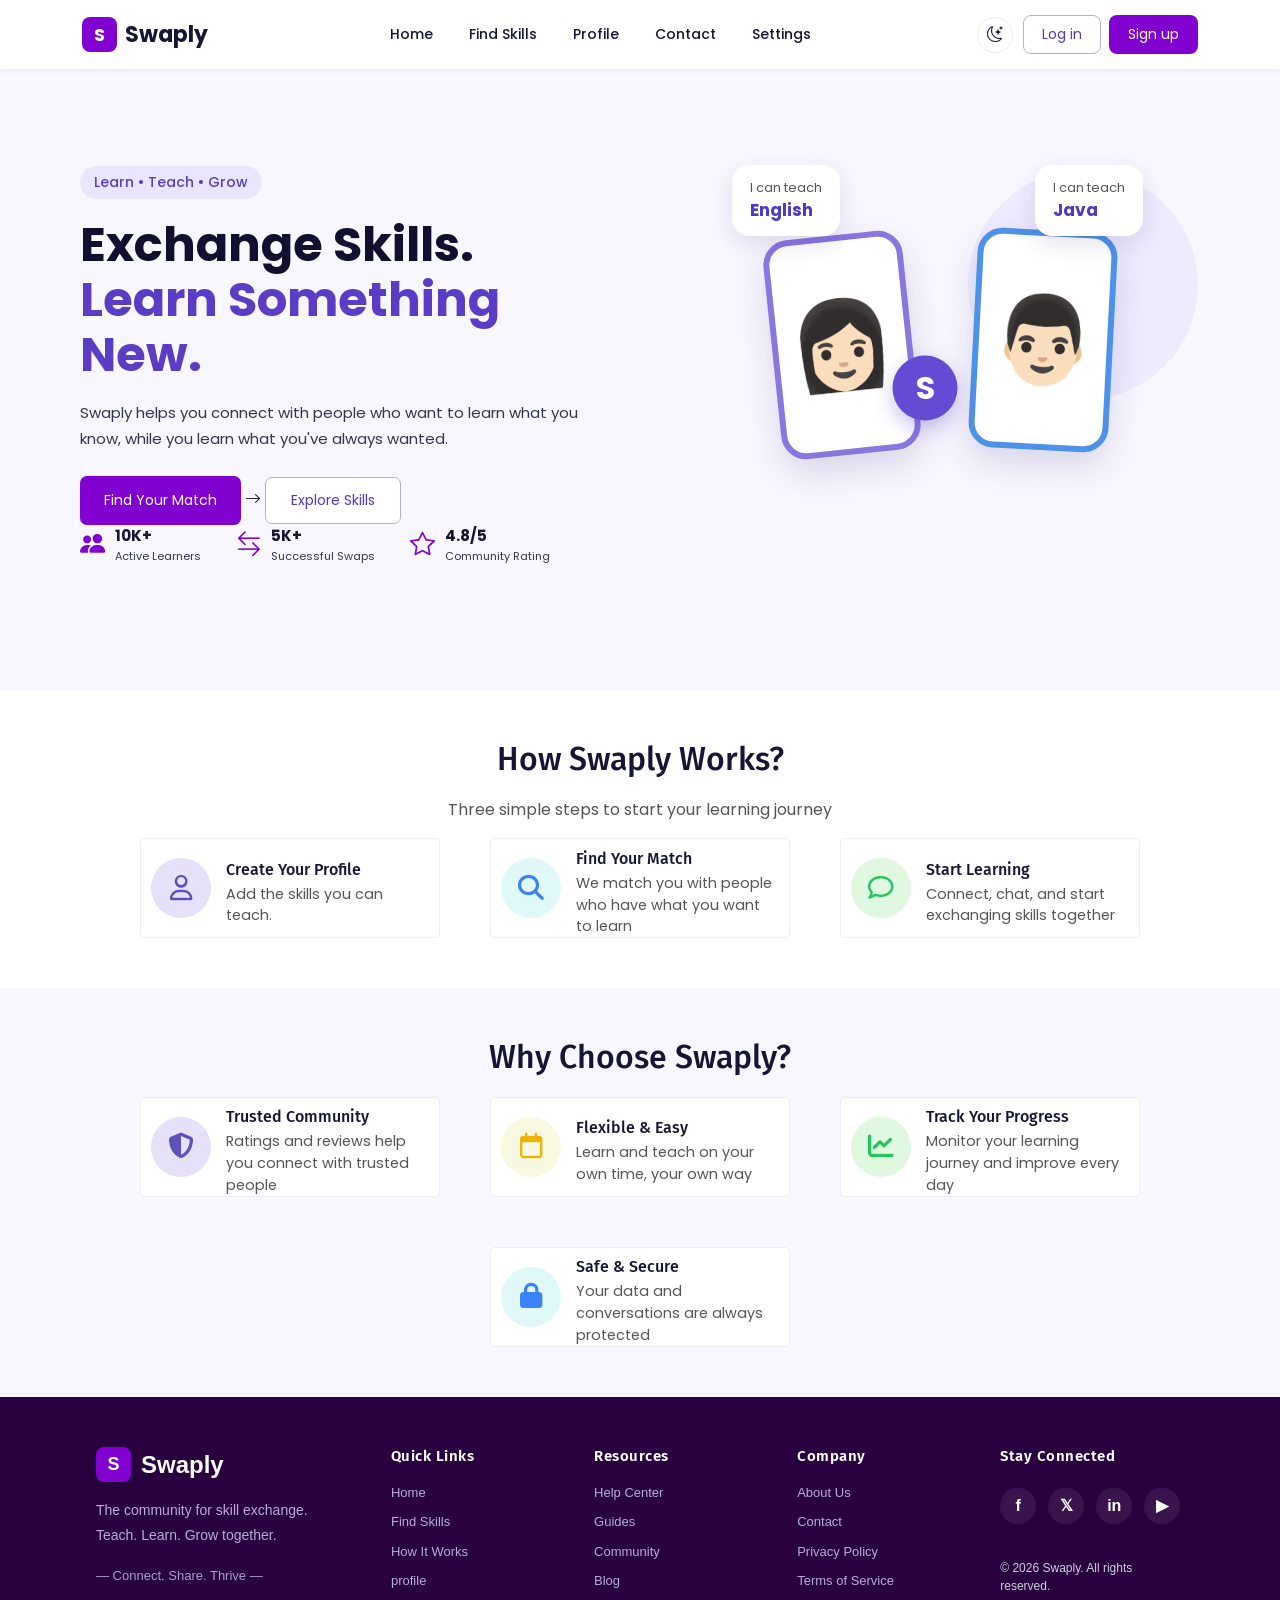
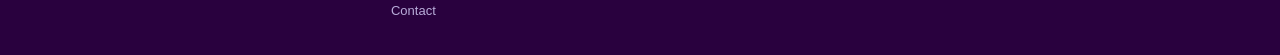
<file: index.html>
<!doctype html>
<html lang="en">
  <head>
    <meta charset="UTF-8" />
    <meta name="viewport" content="width=device-width, initial-scale=1.0" />
    <title>Swaply</title>

    <link
      href="https://cdn.jsdelivr.net/npm/bootstrap@5.3.3/dist/css/bootstrap.min.css"
      rel="stylesheet"
    />
    <link
      href="https://cdn.jsdelivr.net/npm/bootstrap@5.3.3/dist/css/bootstrap.min.css"
      rel="stylesheet"
    />

    <link
      href="https://cdn.jsdelivr.net/npm/bootstrap-icons@1.11.3/font/bootstrap-icons.min.css"
      rel="stylesheet"
    />
    <link
      href="https://cdn.jsdelivr.net/npm/bootstrap@5.3.8/dist/css/bootstrap.min.css"
      rel="stylesheet"
      integrity="sha384-sRIl4kxILFvY47J16cr9ZwB07vP4J8+LH7qKQnuqkuIAvNWLzeN8tE5YBujZqJLB"
      crossorigin="anonymous"
    />
    <link
      href="https://cdnjs.cloudflare.com/ajax/libs/font-awesome/6.5.1/css/all.min.css"
      rel="stylesheet"
    />

    <link rel="stylesheet" href="./CSS/Variables.css" />
    <link rel="stylesheet" href="./CSS/index.css" />
    <link rel="stylesheet" href="./CSS/responsive.css" />

    <link
      href="https://fonts.googleapis.com/css2?family=Poppins:wght@400;500;600;700&display=swap"
      rel="stylesheet"
    />
    <link
      href="https://fonts.googleapis.com/css2?family=Fira+Sans:ital,wght@0,100;0,200;0,300;0,400;0,500;0,600;0,700;0,800;0,900;1,100;1,200;1,300;1,400;1,500;1,600;1,700;1,800;1,900&display=swap"
      rel="stylesheet"
    />
    <link rel="preconnect" href="https://fonts.googleapis.com" />
    <link rel="preconnect" href="https://fonts.gstatic.com" crossorigin />
  </head>
  <body>
    <nav class="navbar navbar-expand-lg shadow-sm">
      <div class="container">
        <!-- Logo -->
        <a class="navbar-brand d-flex align-items-center gap-2" href="#">
          <span class="logo-icon">S</span>
          <span class="logo-text">Swaply</span>
        </a>

        <!-- Mobile Toggle -->
        <button
          class="navbar-toggler"
          type="button"
          data-bs-toggle="collapse"
          data-bs-target="#navbarContent"
          aria-controls="navbarContent"
          aria-expanded="false"
          aria-label="Toggle navigation"
        >
          <span class="navbar-toggler-icon"></span>
        </button>

        <div class="collapse navbar-collapse" id="navbarContent">
          <ul class="navbar-nav mx-auto mb-2 mb-lg-0">
            <li class="nav-item">
              <a class="nav-link active" href="#">Home</a>
            </li>

            <li class="nav-item">
              <a class="nav-link" href="./pages/search skills.html"
                >Find Skills</a
              >
            </li>

            

            <li class="nav-item">
              <a class="nav-link" href="./pages/profile.html">Profile</a>
            </li>

            <li class="nav-item">
              <a class="nav-link" href="./pages/contactUs.html">Contact</a>
            </li>
            <li class="nav-item">
              <a class="nav-link" href="./pages/Settings.html">Settings</a>
            </li>
          </ul>

          <button id="theme-toggle" class="theme-toggle-btn">
            <i class="bi bi-moon-stars"></i>
          </button>
          <div class="d-flex gap-2">
            <a href="./pages/login.html" class="btn btn-login">Log in</a>
            <a href="./pages/signup.html" class="btn btn-signup">Sign up</a>
          </div>
        </div>
        
      </div>
    </nav>
    <main>
      <section class="hero">
        <div class="container">
          <div class="row align-items-center">
            <div class="col-lg-6 hero-text">
              <span class="small-title"> Learn • Teach • Grow </span>

              <h1>
                Exchange Skills.
                <br />
                <span>Learn Something New.</span>
              </h1>

              <p>
                Swaply helps you connect with people who want to learn what you
                know, while you learn what you've always wanted.
              </p>

            <div class="card-actions">
                    <a href="./pages/connect.html" class="btn main-btn">
                          Find Your Match
                    </a>
                     <i class="bi bi-arrow-right"></i>
                     
                    <a href="./pages/search skills.html" class="btn second-btn">
                           Explore Skills
                    </a>
            </div>

              <div class="statistics">
                <div class="stat">
                  <i class="bi bi-people-fill"></i>

                  <div>
                    <strong>10K+</strong>
                    <small>Active Learners</small>
                  </div>
                </div>

                <div class="stat">
                  <i class="bi bi-arrow-left-right"></i>

                  <div>
                    <strong>5K+</strong>
                    <small>Successful Swaps</small>
                  </div>
                </div>

                <div class="stat">
                  <i class="bi bi-star"></i>

                  <div>
                    <strong>4.8/5</strong>
                    <small>Community Rating</small>
                  </div>
                </div>
              </div>
            </div>

            <div class="col-lg-6 hero-image">
              <div class="design-area">
                <div class="circle circle-one"></div>
                <div class="circle circle-two"></div>

                <div class="speech speech-left">
                  <p>I can teach</p>
                  <strong>English</strong>
                </div>

                <div class="person-card person-one">
                  <div class="person">👩🏻</div>
                </div>

                <div class="speech speech-right">
                  <p>I can teach</p>
                  <strong>Java</strong>
                </div>

                <div class="person-card person-two">
                  <div class="person">👨🏻</div>
                </div>

                <div class="swap-icon">S</div>
              </div>
            </div>
          </div>
        </div>
      </section>

      <div class="First-part">
        <h2>How Swaply Works?</h2>
        <p>Three simple steps to start your learning journey</p>

        <div class="rows">
          <div class="box">
            <div class="icon purple">
              <i class="fa-regular fa-user fa-2xl"></i>
            </div>

            <div class="text">
              <h3>Create Your Profile</h3>
              <p>Add the skills you can teach.</p>
            </div>
          </div>
          <div class="box">
            <div class="icon blue">
              <i class="fa-solid fa-magnifying-glass fa-2xl"></i>
            </div>

            <div class="text">
              <h3>Find Your Match</h3>
              <p>We match you with people who have what you want to learn</p>
            </div>
          </div>
          <div class="box">
            <div class="icon green">
              <i class="fa-regular fa-comment fa-2xl"></i>
            </div>

            <div class="text">
              <h3>Start Learning</h3>
              <p>Connect, chat, and start exchanging skills together</p>
            </div>
          </div>
        </div>
      </div>

      <div class="Second-part">
        <h2>Why Choose Swaply?</h2>
        <div class="rows">
          <div class="box">
            <div class="icon purple">
              <i class="fa-solid fa-shield-halved fa-2xl"></i>
            </div>

            <div class="text">
              <h3>Trusted Community</h3>
              <p>Ratings and reviews help you connect with trusted people</p>
            </div>
          </div>
          <div class="box">
            <div class="icon yellow">
              <i class="fa-regular fa-calendar fa-2xl"></i>
            </div>

            <div class="text">
              <h3>Flexible & Easy</h3>
              <p>Learn and teach on your own time, your own way</p>
            </div>
          </div>
          <div class="box">
            <div class="icon green">
              <i class="fa-solid fa-chart-line fa-2xl"></i>
            </div>

            <div class="text">
              <h3>Track Your Progress</h3>
              <p>Monitor your learning journey and improve every day</p>
            </div>
          </div>
          <div class="box">
            <div class="icon blue">
              <i class="fa-solid fa-lock fa-2xl"></i>
            </div>

            <div class="text">
              <h3>Safe & Secure</h3>
              <p>Your data and conversations are always protected</p>
            </div>
          </div>
        </div>
      </div>
    </main>

    <footer class="footer">
      <div class="footer-container">
        <div class="footer-about">
          <div class="footer-logo">
            <span class="logo-icon">S</span>
            <span>Swaply</span>
          </div>
          <p>
            The community for skill exchange.<br />
            Teach. Learn. Grow together.
          </p>
          <p class="tagline">— Connect. Share. Thrive —</p>
        </div>

        <div class="footer-column">
          <h3>Quick Links</h3>
          <a href="./index.html">Home</a>
          <a href="./pages/search skills.html">Find Skills</a>
          <a href="./pages/how it works.html">How It Works</a>
          <a href="./pages/profile.html">profile</a>
          <a href="./pages/contact.html">Contact</a>
        </div>

        <div class="footer-column">
          <h3>Resources</h3>
          <a href="#">Help Center</a>
          <a href="#">Guides</a>
          <a href="#">Community</a>
          <a href="#">Blog</a>
        </div>

        <div class="footer-column">
          <h3>Company</h3>
          <a href="./pages/about us.html">About Us</a>
          <a href="./pages/contact.html">Contact</a>
          <a href="#">Privacy Policy</a>
          <a href="#">Terms of Service</a>
        </div>

        <div class="footer-column social-column">
          <h3>Stay Connected</h3>
          <div class="social-icons">
            <a href="#">f</a>
            <a href="#">𝕏</a>
            <a href="#">in</a>
            <a href="#">▶</a>
          </div>
          <p class="copyright">© 2026 Swaply. All rights reserved.</p>
        </div>
      </div>
    </footer>

    <script src="./JS/theme.js" defer></script>
    <script src="https://cdn.jsdelivr.net/npm/bootstrap@5.3.3/dist/js/bootstrap.bundle.min.js"></script>
  </body>
</html>
</file>
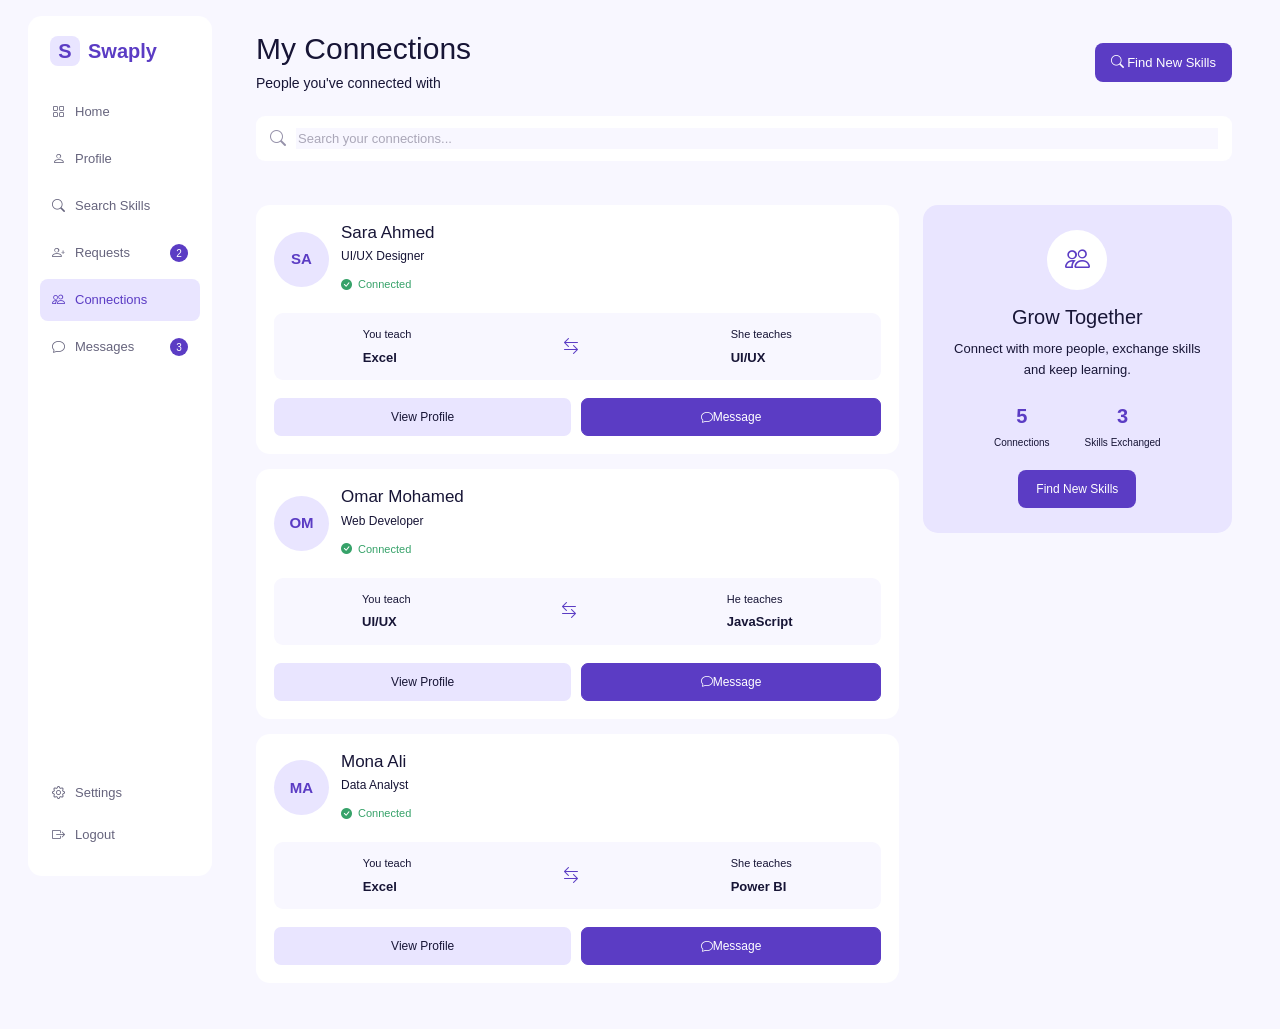
<file: pages/connect.html>
<!doctype html>
<html lang="en">
  <head>
    <meta charset="UTF-8" />
    <meta name="viewport" content="width=device-width, initial-scale=1.0" />

    <link
      href="https://cdn.jsdelivr.net/npm/bootstrap@5.3.3/dist/css/bootstrap.min.css"
      rel="stylesheet"
    />

    <link
      href="https://cdn.jsdelivr.net/npm/bootstrap-icons@1.11.3/font/bootstrap-icons.min.css"
      rel="stylesheet"
    />
<link href="../CSS/toggleSide.css " rel="stylesheet">
    <link rel="stylesheet" href="../CSS/Variables.css" />
    <link rel="stylesheet" href="../CSS/connect.css" />

    <title>Connections</title>
  </head>

  <body>
    <main>
      <div class="container-fluid">
        <div class="row align-items-start px-3 py-3">
          <div class="col-sm-12 col-lg-2">
            <aside class="sidebar">
              <div class="logo">
                <a
                  class="navbar-brand d-flex align-items-center gap-2"
                  href="#"
                >
                  <span class="logo-icon">S</span>
                  <span class="logo-text">Swaply</span>
                </a>
              </div>

              <nav class="sidebar-menu">
                <a href="../index.html" class="sidebar-item">
                  <i class="bi bi-grid"></i>
                  <span>Home</span>
                </a>

                <a href="profile.html" class="sidebar-item">
                  <i class="bi bi-person"></i>
                  <span>Profile</span>
                </a>

                <a href="search skills.html" class="sidebar-item">
                  <i class="bi bi-search"></i>
                  <span>Search Skills</span>
                </a>

                <a href="./request.html" class="sidebar-item">
                  <i class="bi bi-person-plus"></i>
                  <span>Requests</span>
                  <span class="menu-badge">2</span>
                </a>

                <a href="connect.html" class="sidebar-item active">
                  <i class="bi bi-people"></i>
                  <span>Connections</span>
                </a>

                <a href="./Messages.html" class="sidebar-item">
                  <i class="bi bi-chat"></i>
                  <span>Messages</span>
                  <span class="menu-badge">3</span>
                </a>
              </nav>

              <div class="sidebar-bottom">
                <a href="./Settings.html" class="sidebar-item">
                  <i class="bi bi-gear"></i>
                  <span>Settings</span>
                </a>

                <a href="#" class="sidebar-item">
                  <i class="bi bi-box-arrow-right"></i>
                  <span>Logout</span>
                </a>
              </div>
            </aside>
          </div>

          <!-- Main Content -->
          <div class="col-lg-10">
            <section class="connections-section">
              <div class="page-header">
                <div>
                  <h1>My Connections</h1>

                  <p>People you've connected with</p>
                </div>

                <a href="./search skills.html" class="find-skills-btn">
                  <i class="bi bi-search"></i>
                  Find New Skills
                </a>
              </div>

              <!-- Search -->
              <div class="search-box">
                <i class="bi bi-search"></i>

                <input type="text" placeholder="Search your connections..." />
              </div>

              <!-- Content -->
              <div class="row g-4 mt-1">
                <!-- Connections -->
                <div class="col-lg-8">
                  <div class="connections-list">
                    <div class="connection-card">
                      <div class="person-info">
                        <div class="person-avatar">SA</div>

                        <div>
                          <h3>Sara Ahmed</h3>
                          <p>UI/UX Designer</p>

                          <span class="connected-status">
                            <i class="bi bi-check-circle-fill"></i>
                            Connected
                          </span>
                        </div>
                      </div>

                      <div class="exchange-info">
                        <div>
                          <span>You teach</span>
                          <strong>Excel</strong>
                        </div>

                        <i class="bi bi-arrow-left-right"></i>

                        <div>
                          <span>She teaches</span>
                          <strong>UI/UX</strong>
                        </div>
                      </div>

                      <div class="card-actions">
                        <a href="profile.html" class="profile-btn">
                          View Profile
                        </a>
                        <a href="messages.html" class="message-btn">
                          <i class="bi bi-chat"></i> Message
                        </a>
                      </div>
                    </div>

                    <!-- Connection 2 -->
                    <div class="connection-card">
                      <div class="person-info">
                        <div class="person-avatar">OM</div>

                        <div>
                          <h3>Omar Mohamed</h3>
                          <p>Web Developer</p>

                          <span class="connected-status">
                            <i class="bi bi-check-circle-fill"></i>
                            Connected
                          </span>
                        </div>
                      </div>

                      <div class="exchange-info">
                        <div>
                          <span>You teach</span>
                          <strong>UI/UX</strong>
                        </div>

                        <i class="bi bi-arrow-left-right"></i>

                        <div>
                          <span>He teaches</span>
                          <strong>JavaScript</strong>
                        </div>
                      </div>

                      <div class="card-actions">
                        <a href="profile.html" class="profile-btn">
                          View Profile
                        </a>
                        <a href="messages.html" class="message-btn">
                          <i class="bi bi-chat"></i> Message
                        </a>
                      </div>
                    </div>

                    <!-- Connection 3 -->
                    <div class="connection-card">
                      <div class="person-info">
                        <div class="person-avatar">MA</div>

                        <div>
                          <h3>Mona Ali</h3>
                          <p>Data Analyst</p>

                          <span class="connected-status">
                            <i class="bi bi-check-circle-fill"></i>
                            Connected
                          </span>
                        </div>
                      </div>

                      <div class="exchange-info">
                        <div>
                          <span>You teach</span>
                          <strong>Excel</strong>
                        </div>

                        <i class="bi bi-arrow-left-right"></i>

                        <div>
                          <span>She teaches</span>
                          <strong>Power BI</strong>
                        </div>
                      </div>

                      <div class="card-actions">
                        <a href="profile.html" class="profile-btn">
                          View Profile
                        </a>
                        <a href="messages.html" class="message-btn">
                          <i class="bi bi-chat"></i> Message
                        </a>
                      </div>
                    </div>
                  </div>
                  <div class="no-results" style="display: none">
                    <p>No connections found</p>
                  </div>
                </div>

                <!-- Right Card -->
                <div class="col-lg-4">
                  <div class="growth-card">
                    <div class="growth-icon">
                      <i class="bi bi-people"></i>
                    </div>

                    <h2>Grow Together</h2>

                    <p>
                      Connect with more people, exchange skills and keep
                      learning.
                    </p>

                    <div class="growth-stats">
                      <div>
                        <strong>5</strong>
                        <span>Connections</span>
                      </div>

                      <div>
                        <strong>3</strong>
                        <span>Skills Exchanged</span>
                      </div>
                    </div>

                    <a href="search skills.html" class="growth-btn">
                      Find New Skills
                    </a>
                  </div>
                </div>
              </div>
            </section>
          </div>
        </div>
      </div>
    </main>
    <script src="../JS/theme.js" defer></script>
<script src="../JS/toggle.js"></script>
    <script src="../JS/connection.js" defer></script>
  </body>
</html>
</file>
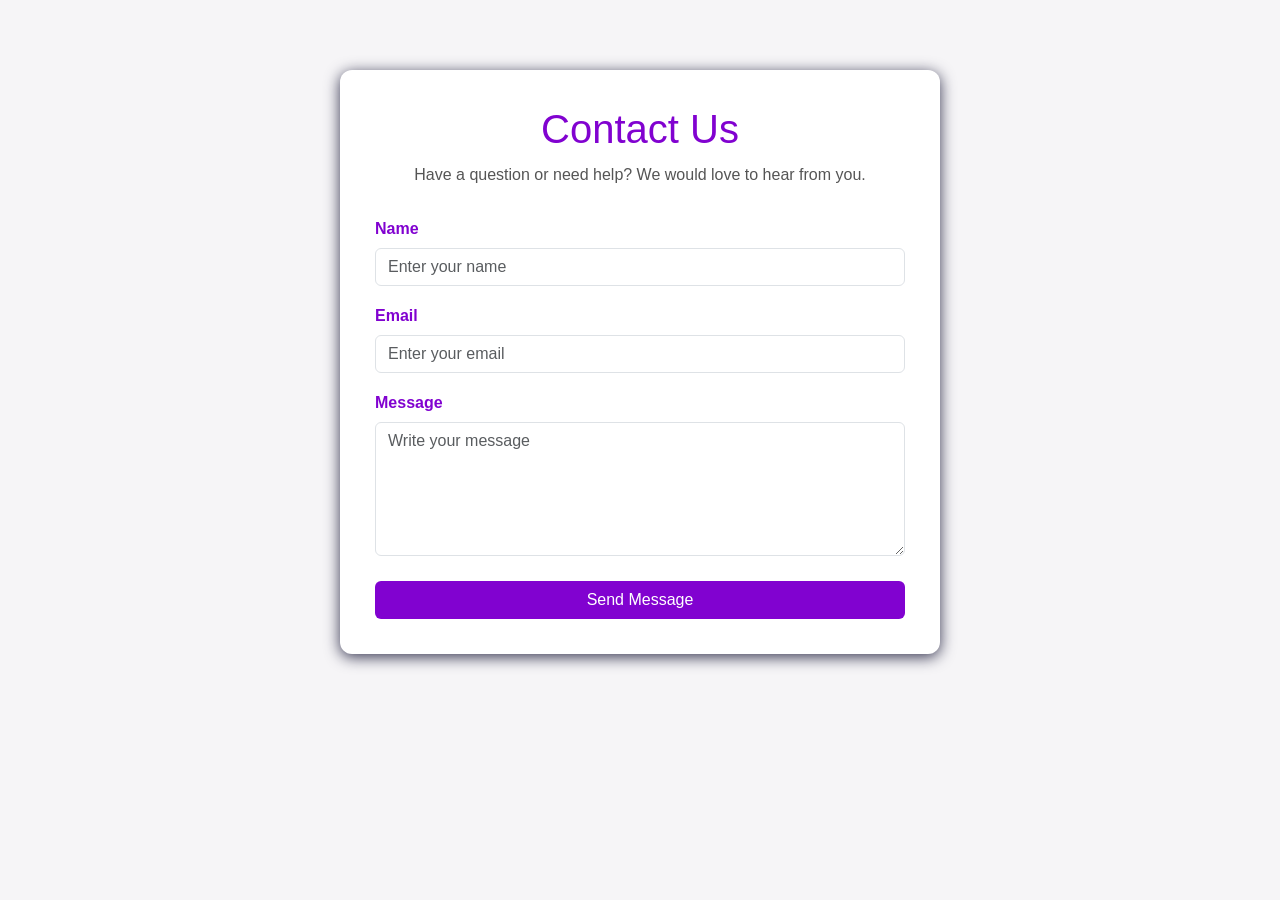
<file: pages/contactUs.html>
<!doctype html>
<html>
  <head>
    <meta charset="UTF-8" />
    <meta name="viewport" content="width=device-width, initial-scale=1.0" />
    <title>ContactUs-Swaply</title>

    <link
      href="https://cdn.jsdelivr.net/npm/bootstrap@5.3.3/dist/css/bootstrap.min.css"
      rel="stylesheet"
    />
    <link href="../CSS/Variables.css" rel="stylesheet" />
    <link rel="stylesheet" href="../CSS/contactUs.css" />
  </head>

  <body>
    <div class="container">
      <div class="contact-box">
        <h1>Contact Us</h1>

        <p class="intro">
          Have a question or need help? We would love to hear from you.
        </p>

        <form>
          <label>Name</label>
          <input
            type="text"
            class="form-control"
            placeholder="Enter your name"
          />

          <label>Email</label>
          <input
            type="email"
            class="form-control"
            placeholder="Enter your email"
          />

          <label>Message</label>
          <textarea
            class="form-control"
            rows="5"
            placeholder="Write your message"
          ></textarea>

          <button type="submit" class="btn">Send Message</button>
        </form>
      </div>
    </div>
    <script src="../JS/theme.js"></script>
  </body>
</html>
</file>
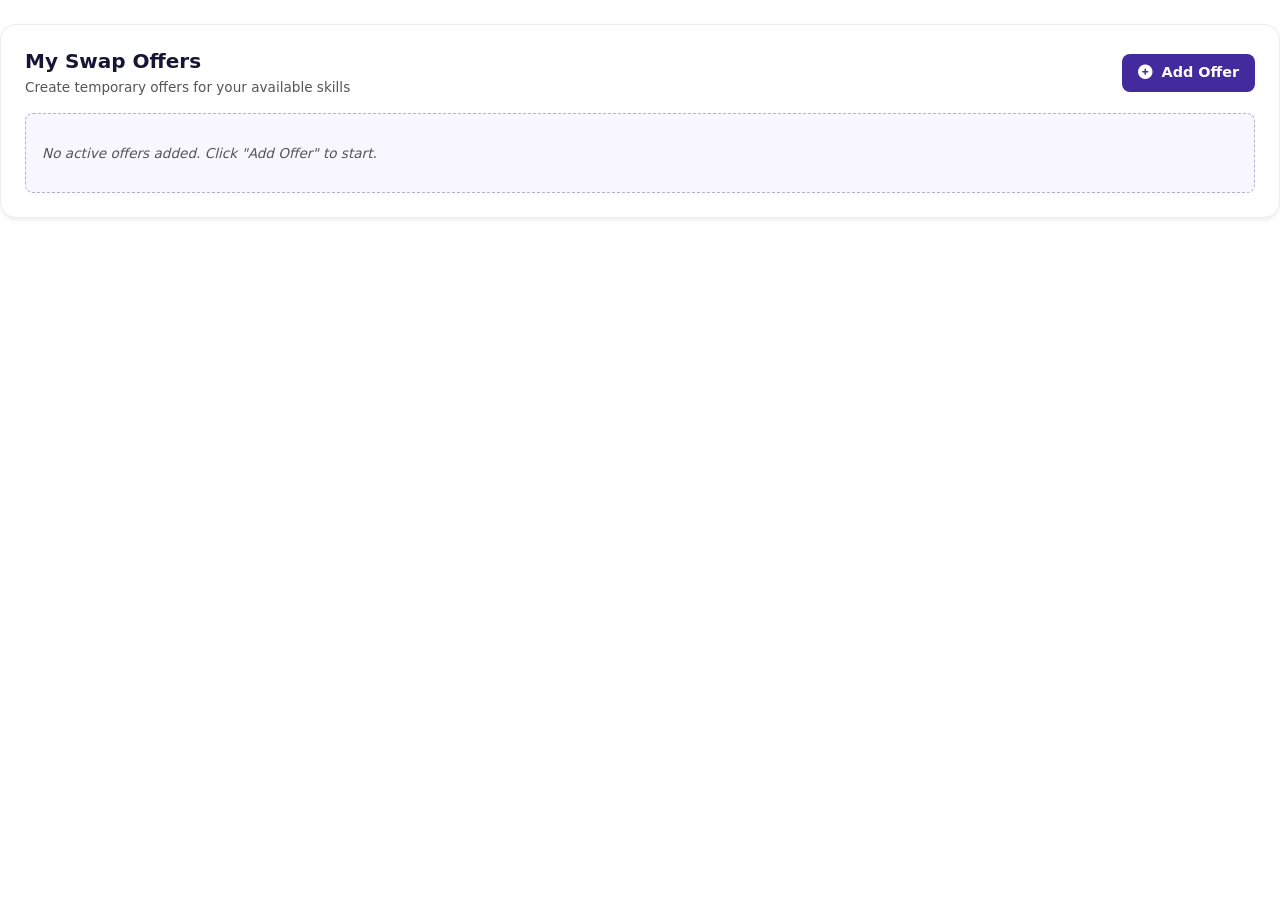
<file: pages/offer.html>
<!DOCTYPE html>
<html lang="en">
<head>
    <meta charset="UTF-8">
    <meta name="viewport" content="width=device-width, initial-scale=1.0">
    <title>Profile - Swap Offers</title>

    <link href="https://cdn.jsdelivr.net/npm/bootstrap@5.3.3/dist/css/bootstrap.min.css" rel="stylesheet">
    <link rel="stylesheet" href="https://cdnjs.cloudflare.com/ajax/libs/font-awesome/6.7.2/css/all.min.css">
    
    <link rel="stylesheet" href="../CSS/Variables.css">
    
    <link rel="stylesheet" href="../CSS/offer.css">
</head>
<body>

    <div class="custom-offer-section p-4 rounded-4 my-4 shadow-sm">
      <div class="d-flex justify-content-between align-items-center mb-3">
        <div>
          <h3 class="section-title mb-1">My Swap Offers</h3>
          <p class="section-subtitle mb-0">Create temporary offers for your available skills</p>
        </div>
        <button type="button" class="btn-custom-add" id="openOfferModalBtn">
          <i class="fa-solid fa-plus-circle me-1"></i> Add Offer
        </button>
      </div>

      <div class="offers-display-box p-3 rounded-3" id="dynamicOffersContainer">
        <div class="empty-state-text">No active offers added. Click "Add Offer" to start.</div>
      </div>
    </div>

    <div class="custom-modal-overlay" id="customOfferModal" style="display: none;">
      <div class="custom-modal-card">
        <div class="d-flex justify-content-between align-items-center mb-3">
          <h4 class="mb-0">Create Swap Offer</h4>
          <button type="button" class="custom-close-btn" id="closeModalBtn">&times;</button>
        </div>
        
        <form id="uniqueOfferForm">
          <div class="mb-3 text-start">
            <label for="skillSelection" class="form-label-custom">Select Course / Skill</label>
            <select class="form-control-custom" id="skillSelection" required>
              <option value="" disabled selected>Choose a course...</option>
            </select>
          </div>

          <div class="mb-4 text-start">
            <label class="form-label-custom">Available Days</label>
            <div id="daySelection" class="d-flex flex-column gap-2 p-2 form-control-custom" style="height: auto; max-height: 150px; overflow-y: auto;">
              <div class="form-check">
                <input class="form-check-input day-checkbox" type="checkbox" value="Monday" id="dayMonday">
                <label class="form-check-label" for="dayMonday">Monday</label>
              </div>
              <div class="form-check">
                <input class="form-check-input day-checkbox" type="checkbox" value="Tuesday" id="dayTuesday">
                <label class="form-check-label" for="dayTuesday">Tuesday</label>
              </div>
              <div class="form-check">
                <input class="form-check-input day-checkbox" type="checkbox" value="Wednesday" id="dayWednesday">
                <label class="form-check-label" for="dayWednesday">Wednesday</label>
              </div>
              <div class="form-check">
                <input class="form-check-input day-checkbox" type="checkbox" value="Thursday" id="dayThursday">
                <label class="form-check-label" for="dayThursday">Thursday</label>
              </div>
              <div class="form-check">
                <input class="form-check-input day-checkbox" type="checkbox" value="Friday" id="dayFriday">
                <label class="form-check-label" for="dayFriday">Friday</label>
              </div>
              <div class="form-check">
                <input class="form-check-input day-checkbox" type="checkbox" value="Saturday" id="daySaturday">
                <label class="form-check-label" for="daySaturday">Saturday</label>
              </div>
              <div class="form-check">
                <input class="form-check-input day-checkbox" type="checkbox" value="Sunday" id="daySunday">
                <label class="form-check-label" for="daySunday">Sunday</label>
              </div>
            </div>
          </div>

          <div class="d-flex justify-content-end gap-2">
            <button type="button" class="btn-custom-secondary" id="cancelModalBtn">Cancel</button>
            <button type="submit" class="btn-custom-primary">Publish Offer</button>
          </div>
        </form>
      </div>
    </div>

    <script src="../JS/offer.js" defer></script>
    <script src="../JS/theme.js"></script>
</body>
</html>
</file>
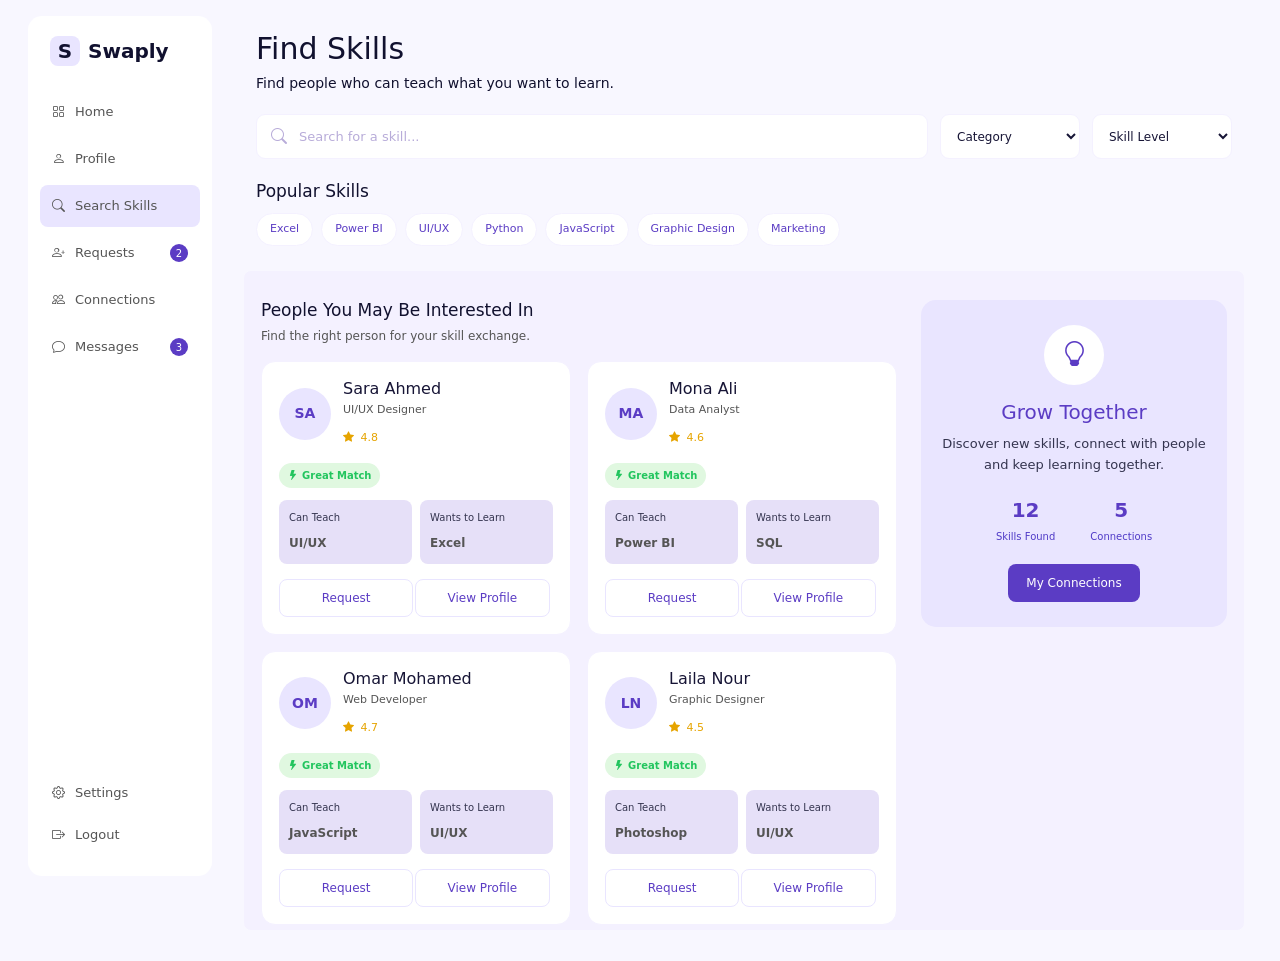
<file: pages/search skills.html>
<!doctype html>
<html lang="en">
  <head>
    <meta charset="UTF-8" />
    <meta name="viewport" content="width=device-width, initial-scale=1.0" />

    <link
      href="https://cdn.jsdelivr.net/npm/bootstrap@5.3.3/dist/css/bootstrap.min.css"
      rel="stylesheet"
    />

    <link
      href="https://cdn.jsdelivr.net/npm/bootstrap-icons@1.11.3/font/bootstrap-icons.min.css"
      rel="stylesheet"
    />
    <link href="../CSS/toggleSide.css " rel="stylesheet" />
    <link href="../CSS/Variables.css" rel="stylesheet" />
    <link rel="stylesheet" href="../CSS/search skills.css" />

    <title>Search Skills</title>
  </head>

  <body>
    <main>
      <button class="menu-toggle d-lg-none">
        <i class="bi bi-list"></i>
      </button>
      <div class="container-fluid">
        <div class="row px-3 py-3">
          <!-- Sidebar -->
          <div class="col-lg-2">
            <aside class="sidebar">
              <div class="logo">
                <a
                  class="navbar-brand d-flex align-items-center gap-2"
                  href="#"
                >
                  <span class="logo-icon">S</span>
                  <span class="logo-text">Swaply</span>
                </a>
              </div>

              <nav class="sidebar-menu">
                <a href="../index.html" class="sidebar-item">
                  <i class="bi bi-grid"></i>
                  <span>Home</span>
                </a>

                <a href="profile.html" class="sidebar-item">
                  <i class="bi bi-person"></i>
                  <span>Profile</span>
                </a>

                <a href="search-skills.html" class="sidebar-item active">
                  <i class="bi bi-search"></i>
                  <span>Search Skills</span>
                </a>

                <a href="./request.html" class="sidebar-item">
                  <i class="bi bi-person-plus"></i>

                  <span>Requests</span>

                  <span class="menu-badge">2</span>
                </a>

                <a href="connect.html" class="sidebar-item">
                  <i class="bi bi-people"></i>

                  <span>Connections</span>
                </a>

                <a href="messages.html" class="sidebar-item">
                  <i class="bi bi-chat"></i>

                  <span>Messages</span>

                  <span class="menu-badge">3</span>
                </a>
              </nav>

              <div class="sidebar-bottom">
                <a href="./Settings.html" class="sidebar-item">
                  <i class="bi bi-gear"></i>

                  <span>Settings</span>
                </a>

                <a href="home.html" class="sidebar-item">
                  <i class="bi bi-box-arrow-right"></i>

                  <span>Logout</span>
                </a>
              </div>
            </aside>
          </div>

          <!-- Main Content -->
          <div class="col-lg-10">
            <section class="skills-section">
              <!-- Header -->
              <div class="page-header">
                <div>
                  <h1>Find Skills</h1>

                  <p>Find people who can teach what you want to learn.</p>
                </div>
              </div>

              <!-- Search and Filters -->
              <div class="search-area">
                <div class="search-box">
                  <i class="bi bi-search"></i>

                  <input type="text" placeholder="Search for a skill..." />
                </div>

                <select class="filter-select">
                  <option>Category</option>
                  <option>Technology</option>
                  <option>Design</option>
                  <option>Business</option>
                  <option>Marketing</option>
                </select>

                <select class="filter-select">
                  <option>Skill Level</option>
                  <option>Beginner</option>
                  <option>Intermediate</option>
                  <option>Advanced</option>
                </select>
              </div>

              <!-- Popular Skills -->
              <div class="popular-section">
                <h2>Popular Skills</h2>

                <div class="skill-tags">
                  <span>Excel</span>
                  <span>Power BI</span>
                  <span>UI/UX</span>
                  <span>Python</span>
                  <span>JavaScript</span>
                  <span>Graphic Design</span>
                  <span>Marketing</span>
                </div>
              </div>

              <!-- Results -->
              <div class="row g-4 mt-1 bs">
                <!-- People -->
                <div class="col-lg-8">
                  <div class="results-header">
                    <div>
                      <h2>People You May Be Interested In</h2>

                      <p>Find the right person for your skill exchange.</p>
                    </div>
                  </div>

                  <div class="row g-3" id="usersContainer">
                    <!-- Person 1 -->
                    <div class="col-md-6">
                      <div class="person-card">
                        <div class="person-top">
                          <div class="person-avatar">SA</div>

                          <div>
                            <h3>Sara Ahmed</h3>

                            <p>UI/UX Designer</p>

                            <span class="rating">
                              <i class="bi bi-star-fill"></i>
                              4.8
                            </span>
                          </div>
                        </div>

                        <span class="match-badge">
                          <i class="bi bi-lightning-fill"></i>
                          Great Match
                        </span>

                        <div class="skills-box">
                          <div>
                            <span>Can Teach</span>

                            <strong>UI/UX</strong>
                          </div>

                          <div>
                            <span>Wants to Learn</span>

                            <strong>Excel</strong>
                          </div>
                        </div><div class="bts">
                        <button class="sendRequest">Request</button>
                        <a href="profile.html" class="profile-btn">
                          View Profile
                        </a></div>
                      </div>
                    </div>

                    <!-- Person 2 -->
                    <div class="col-md-6">
                      <div class="person-card">
                        <div class="person-top">
                          <div class="person-avatar">MA</div>

                          <div>
                            <h3>Mona Ali</h3>

                            <p>Data Analyst</p>

                            <span class="rating">
                              <i class="bi bi-star-fill"></i>
                              4.6
                            </span>
                          </div>
                        </div>

                        <span class="match-badge">
                          <i class="bi bi-lightning-fill"></i>
                          Great Match
                        </span>

                        <div class="skills-box">
                          <div>
                            <span>Can Teach</span>

                            <strong>Power BI</strong>
                          </div>

                          <div>
                            <span>Wants to Learn</span>

                            <strong>SQL</strong>
                          </div>
                        </div>

                        <a href="profile.html" class="profile-btn">
                          View Profile
                        </a>
                      </div>
                    </div>

                    <!-- Person 3 -->
                    <div class="col-md-6">
                      <div class="person-card">
                        <div class="person-top">
                          <div class="person-avatar">OM</div>

                          <div>
                            <h3>Omar Mohamed</h3>

                            <p>Web Developer</p>

                            <span class="rating">
                              <i class="bi bi-star-fill"></i>
                              4.7
                            </span>
                          </div>
                        </div>

                        <span class="match-badge">
                          <i class="bi bi-lightning-fill"></i>
                          Great Match
                        </span>

                        <div class="skills-box">
                          <div>
                            <span>Can Teach</span>

                            <strong>JavaScript</strong>
                          </div>

                          <div>
                            <span>Wants to Learn</span>

                            <strong>UI/UX</strong>
                          </div>
                        </div>

                        <a href="profile.html" class="profile-btn">
                          View Profile
                        </a>
                      </div>
                    </div>

                    <!-- Person 4 -->
                    <div class="col-md-6">
                      <div class="person-card">
                        <div class="person-top">
                          <div class="person-avatar">LN</div>

                          <div>
                            <h3>Laila Nour</h3>

                            <p>Graphic Designer</p>

                            <span class="rating">
                              <i class="bi bi-star-fill"></i>
                              4.5
                            </span>
                          </div>
                        </div>

                        <span class="match-badge">
                          <i class="bi bi-lightning-fill"></i>
                          Great Match
                        </span>

                        <div class="skills-box">
                          <div>
                            <span>Can Teach</span>

                            <strong>Photoshop</strong>
                          </div>

                          <div>
                            <span>Wants to Learn</span>

                            <strong>UI/UX</strong>
                          </div>
                        </div>

                        <a href="profile.html" class="profile-btn">
                          View Profile
                        </a>
                      </div>
                    </div>
                  </div>
                </div>

                <!-- Right Card -->
                <div class="col-lg-4">
                  <div class="growth-card">
                    <div class="growth-icon">
                      <i class="bi bi-lightbulb"></i>
                    </div>

                    <h2>Grow Together</h2>

                    <p>
                      Discover new skills, connect with people and keep learning
                      together.
                    </p>

                    <div class="growth-stats">
                      <div>
                        <strong>12</strong>

                        <span>Skills Found</span>
                      </div>

                      <div>
                        <strong>5</strong>

                        <span>Connections</span>
                      </div>
                    </div>

                    <a href="connect.html" class="growth-btn">
                      My Connections
                    </a>
                  </div>
                </div>
              </div>
            </section>
          </div>
        </div>
      </div>
    </main>
    <script src="../JS/toggle.js"></script>
    <script src="../JS/theme.js"></script>
    <script src="../JS/search.js"></script>
  </body>
</html>
</file>
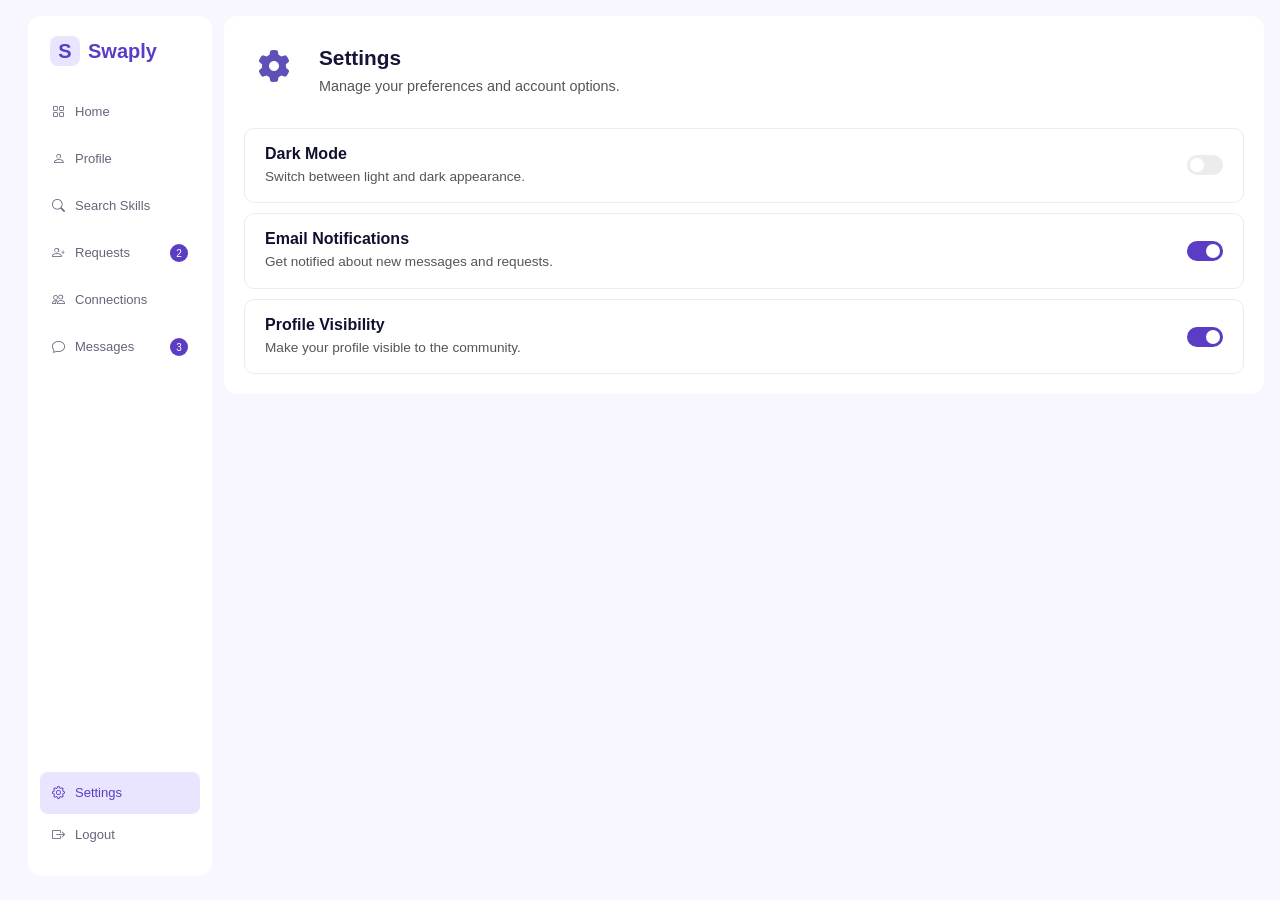
<file: pages/Settings.html>
<!doctype html>
<html lang="en">
  <head>
    <meta charset="UTF-8" />
    <meta name="viewport" content="width=device-width, initial-scale=1.0" />

    <link
      href="https://cdn.jsdelivr.net/npm/bootstrap-icons@1.11.3/font/bootstrap-icons.min.css"
      rel="stylesheet"
    />
    <link
      href="https://cdn.jsdelivr.net/npm/bootstrap@5.3.3/dist/css/bootstrap.min.css"
      rel="stylesheet"
    />
    <link
      href="https://cdnjs.cloudflare.com/ajax/libs/font-awesome/6.5.1/css/all.min.css"
      rel="stylesheet"
    />
<link href="../CSS/toggleSide.css " rel="stylesheet">
    <link rel="stylesheet" href="../CSS/Variables.css" />
    <link rel="stylesheet" href="../CSS/connect.css" />
    <link rel="stylesheet" href="../CSS/setting.css" />
    <title>Settings</title>
  </head>
  <body>
      <button class="menu-toggle d-lg-none">
    <i class="bi bi-list"></i>
</button>
    <div class="container-fluid">
      <div class="row align-items-start px-3 py-3">
        <div class="col-sm-12 col-lg-2">
          <aside class="sidebar">
            <div class="logo">
              <a class="navbar-brand d-flex align-items-center gap-2" href="#">
          <span class="logo-icon">S</span>
          <span class="logo-text">Swaply</span>
        </a>
            </div>

            <nav class="sidebar-menu">
              <a href="../index.html" class="sidebar-item">
                <i class="bi bi-grid"></i>
                <span>Home</span>
              </a>
              <a href="profile.html" class="sidebar-item">
                <i class="bi bi-person"></i>
                <span>Profile</span>
              </a>
              <a href="./search skills.html" class="sidebar-item">
                <i class="bi bi-search"></i>
                <span>Search Skills</span>
              </a>
              <a href="./request.html" class="sidebar-item">
                <i class="bi bi-person-plus"></i>
                <span>Requests</span>
                <span class="menu-badge">2</span>
              </a>
              <a href="connect.html" class="sidebar-item">
                <i class="bi bi-people"></i>
                <span>Connections</span>
              </a>
              <a href="Messages.html" class="sidebar-item">
                <i class="bi bi-chat"></i>
                <span>Messages</span>
                <span class="menu-badge">3</span>
              </a>
            </nav>

            <div class="sidebar-bottom">
              <a href="./Settings.html" class="sidebar-item active">
                <i class="bi bi-gear"></i>
                <span>Settings</span>
              </a>
              <a href="#" class="sidebar-item">
                <i class="bi bi-box-arrow-right"></i>
                <span>Logout</span>
              </a>
            </div>
          </aside>
        </div>

        <div class="Main-Content col-sm-12 col-lg-10">
          <div class="Header">
            <div class="icon">
              <i class="fa-solid fa-gear fa-2xl"></i>
            </div>
            <div class="text">
              <h3>Settings</h3>
              <p>Manage your preferences and account options.</p>
            </div>
          </div>

          <div class="setting-item">
            <div class="setting-info">
              <h4>Dark Mode</h4>
              <p>Switch between light and dark appearance.</p>
            </div>
            <label class="switch">
              <input type="checkbox" id="dark-mode-setting" />
              <span class="slider"></span>
            </label>
          </div>

          <div class="setting-item">
            <div class="setting-info">
              <h4>Email Notifications</h4>
              <p>Get notified about new messages and requests.</p>
            </div>
            <label class="switch">
              <input type="checkbox" checked />
              <span class="slider"></span>
            </label>
          </div>

          <div class="setting-item">
            <div class="setting-info">
              <h4>Profile Visibility</h4>
              <p>Make your profile visible to the community.</p>
            </div>
            <label class="switch">
              <input type="checkbox" checked />
              <span class="slider"></span>
            </label>
          </div>
        </div>
      </div>
    </div>
<script src="../JS/toggle.js"></script>
    <script src="../JS/theme.js" defer></script>
    <script src="../JS/setting.js" defer></script>
  </body>
</html>
</file>
<file: CSS/Variables.css>
:root {
    --primary-color: #5b3cc4;
    --primary-dark: #432b9d;
    --primary-light: #f4f1ff;
    --primary-soft: #e9e5ff;

    /* Text */
    --text-dark: #171536;
    --text-primary: #11112f;
    --text-secondary: #34344f;
    --text-muted: #555555;

    /* Backgrounds */
    --bg-light: #f8f7ff;
    --bg-section: #f6f5f7;
    --bg-white: #ffffff;
    --bg-footer: #29013e;

    /* Borders */
    --border-light: #ececec;
    --border-primary: #b8acd9;

    /* Buttons */
    --button-primary:#8102d0;
    --button-primary-hover: #4630b7;
    --button-secondary-text: #4f3ac7;
    --button-secondary-border: #6956d9;

    /* Accent Colors */
    --accent-purple: #8a76df;
    --accent-blue: #4d91e8;
    --accent-light-blue: #61b5ee;

    /* Icons */
    --icon-purple-bg: #e6e0f8;
    --icon-purple: #5d51b8;
    --icon-blue-bg: #e0f8f8;
    --icon-blue: #3b82f6;
    --icon-green-bg: #e0f8e0;
    --icon-green: #22c55e;
    --icon-yellow-bg: #f8f8e0;
    --icon-yellow: #eab308;

    /* hover */
    --yellow-hover:  #fffef7;

    /* White */
    --white: #ffffff;
}

[data-theme="dark"] {
    --primary-color: #8b6ef6;
    --primary-dark: #6f52d9;
    --primary-light: #2a2240;
    --primary-soft: #332a4d;

    /* Text */
    --text-dark: #f0eefc;
    --text-primary: #f5f3ff;
    --text-secondary: #c9c5e0;
    --text-muted: #9994b3;

    /* Backgrounds */
    --bg-light: #14121f;
    --bg-section: #1a1729;
    --bg-white: #1e1b2e;
    --bg-footer: #0d0114;

    /* Borders */
    --border-light: #2e2a44;
    --border-primary: #4a3f6e;

    /* Buttons */
    --button-primary: #8b6ef6;
    --button-primary-hover: #a288ff;
    --button-secondary-text: #c9baff;
    --button-secondary-border: #6956d9;

    /* Accent Colors */
    --accent-purple: #a794f0;
    --accent-blue: #6ba3f0;
    --accent-light-blue: #7ec4f2;

    /* Icons */
    --icon-purple-bg: #362d54;
    --icon-purple: #a794f0;
    --icon-blue-bg: #1f2a47;
    --icon-blue: #6ba3f0;
    --icon-green-bg: #1e3a24;
    --icon-green: #4ade80;
    --icon-yellow-bg: #4e410e;
    --icon-yellow: #fbbf24;

    /* hover */
    --yellow-hover:  #5f550b;
    /* White (used as pure white in light mode — in dark mode, treat as your "on-dark" white-equivalent) */
    --white: #232036;
}
</file>
<file: CSS/index.css>
body {
  background-color: var(--white);
}

.navbar {
  padding: 12px 0;
  position: fixed;
  width: 100%;
  z-index: 10;
  background-color: var(--white);
}

/* Logo */
.logo-icon {
  background-color: var(--primary-color);
  color: var(--white);
  width: 32px;
  height: 32px;
  border-radius: 8px;
  display: flex;
  align-items: center;
  justify-content: center;
  font-weight: bold;
  font-size: 20px;
}

.logo-text {
  font-size: 22px;
  font-weight: 700;
  color: var(--text-dark);
}

/* Links */
.navbar-nav {
  gap: 20px;
}

.nav-link {
  color: var(--text-dark) !important;
  font-size: 14px;
  font-weight: 500;
}

.nav-link:hover {
  color: var(--primary-color) !important;
}

.theme-toggle-btn {
  width: 36px;
  height: 36px;
  border-radius: 50%;
  border: 1px solid var(--border-light);
  background-color: var(--bg-white);
  color: var(--text-dark);
  display: flex;
  align-items: center;
  justify-content: center;
  cursor: pointer;
  font-size: 16px;
  margin-right: 10px;
}

.theme-toggle-btn:hover {
  background-color: var(--primary-soft);
}
/* Login */
.btn-login {
  border: 1px solid var(--border-primary);
  color: var(--button-secondary-text);
  background-color: var(--white);
  padding: 8px 18px;
  border-radius: 8px;
  font-size: 14px;
}

.btn-login:hover {
  background-color: var(--border-primary);
  color: var(--text-dark);
}

/* Sign up */
.btn-signup {
  background-color: var(--button-primary);
  color: var(--white);
  padding: 8px 18px;
  border-radius: 8px;
  font-size: 14px;
}

.btn-signup:hover {
  background-color: var(--primary-dark);
  color: white;
}
body {
  font-family: "Poppins", sans-serif;
}
main {
  padding-top: 70px;
}
.hero {
  min-height: 620px;
  background: var(--bg-light);
  padding: 70px 0;
  overflow: hidden;
}

.hero-text {
  padding-left: 10px;
}

.small-title {
  display: inline-block;
  background: var(--primary-soft);
  color: var(--primary-color);
  padding: 6px 14px;
  border-radius: 20px;

  font-size: 14px;
  font-weight: 500;

  margin-bottom: 18px;
}

.hero h1 {
  font-size: 48px;
  line-height: 1.15;
  font-weight: 700;
  color: var(--text-primary);

  margin-bottom: 18px;
}

.hero h1 span {
  color: var(--primary-color);
}

.hero-text > p {
  max-width: 500px;

  color: var(--text-secondary);
  font-size: 15px;
  line-height: 1.7;

  margin-bottom: 25px;
}

.buttons {
  display: flex;
  gap: 18px;
  margin-bottom: 30px;
}

.main-btn {
  background: var(--button-primary);

  color: var(--white);

  padding: 12px 22px;

  border-radius: 7px;
  border: 2px solid var(--button-primary);

  font-size: 14px;
}

.main-btn:hover {
  background: var(--button-primary-hover);
  color: white;
}

.main-btn i {
  margin-left: 8px;
}

.second-btn {
  border: 1px solid var(--border-primary);
  color: var(--button-secondary-text);
  background-color: var(--white);

  padding: 12px 25px;

  border-radius: 7px;

  font-size: 14px;
}

.second-btn:hover {
  background-color: var(--border-primary);
  color: var(--text-dark);
}

.statistics {
  display: flex;
  gap: 35px;
}

.stat strong{
  color: var(--text-dark)
}

.stat {
  display: flex;
  align-items: center;
  gap: 10px;
}

.stat i {
  font-size: 25px;
  color: var(--button-primary);
}

.stat strong {
  display: block;

  font-size: 15px;
  font-weight: 700;
}

.stat small {
  display: block;

  color: var(--text-secondary);
  font-size: 11px;
}

.hero-image {
  position: relative;
}

.design-area {
  height: 450px;
  position: relative;
}

.circle {
  position: absolute;
  border-radius: 50%;
  background: #eeebff;
}

.circle-one {
  width: 230px;
  height: 230px;

  right: 0;
  top: 30px;
}

.circle-two {
  width: 150px;
  height: 150px;

  left: 50px;
  bottom: 20px;

  background: var(--decoration-soft);
}

.person-card {
  position: absolute;

  width: 140px;
  height: 220px;

  border-radius: 25px;

  background: var(--white);

  display: flex;
  justify-content: center;
  align-items: center;

  box-shadow: 0 15px 35px rgba(40, 30, 100, 0.15);
}

.person-one {
  left: 120px;
  top: 95px;

  border: 6px solid var(--accent-purple);

  transform: rotate(-6deg);
}

.person-two {
  right: 85px;
  top: 90px;

  border: 6px solid #4d91e8;

  transform: rotate(3deg);
}

.person {
  font-size: 85px;
}

.speech {
  position: absolute;

  background: var(--white);

  padding: 13px 18px;

  border-radius: 17px;

  box-shadow: 0 8px 25px rgba(30, 20, 90, 0.12);

  font-size: 13px;

  z-index: 5;
}

.speech strong {
  display: block;

  color: var(--button-secondary-text);

  font-size: 17px;
}

.speech-left {
  left: 80px;
  top: 25px;
}

.speech-right {
  right: 55px;
  top: 25px;
}

.speech p {
  color: var(--text-muted);
  margin: 0;
}

.swap-icon {
  position: absolute;

  left: 50%;
  top: 55%;

  transform: translate(-50%, -50%);

  width: 65px;
  height: 65px;

  border-radius: 50%;

  background: #654bd4;

  color: white;

  display: flex;
  align-items: center;
  justify-content: center;

  font-size: 32px;
  font-weight: 700;

  box-shadow: 0 8px 20px rgba(80, 55, 190, 0.3);

  z-index: 10;
}

.arrow {
  position: absolute;

  color: #654bd4;

  font-size: 55px;
  font-weight: bold;

  z-index: 6;
}

.arrow-one {
  left: 45%;
  top: 100px;
}

.arrow-two {
  right: 25%;
  bottom: 50px;

  color: #61b5ee;
}

.First-part,
.Second-part {
  display: flex;
  flex-direction: column;
  justify-content: center;
  align-items: center;
  padding: 50px 0;
}

.First-part h2,h3,
.Second-part h2,h3 {
  font-size: 2rem;
  margin-bottom: 20px;
  font-family: "Fira Sans", sans-serif;
  color: var(--text-dark);
}

.First-part p {
  color: var(--text-muted);
 
}

.First-part {
  background-color: var(--white);
  
 
}

.Second-part {
  background-color: var(--bg-light);
  padding: 50px 0;
}

.rows {
  display: flex;
  flex-wrap: wrap;
  justify-content: center;
  gap: 50px;
  align-items: center;
  flex: 1;
}

.box {
  display: flex;
  width: 300px;
  height: 100px;
  align-items: center;
  border: 1px solid var(--border-light);
  border-radius: 5px;
  padding: 10px;
  background-color: var(--white);
}

.box h3 {
  font-size: 1rem;
  margin: 10px 0 5px 0;
}

.box p {
  font-size: 0.9rem;
  color: var(--text-muted);
  margin: 0;
}

.icon {
  width: 60px;
  height: 60px;
  display: flex;
  align-items: center;
  justify-content: center;
  border-radius: 50%;
  margin-right: 15px;
  font-size: 0.8rem;
  flex-shrink: 0;
}

.icon.purple {
  background-color: var(--icon-purple-bg);
  color: var(--icon-purple);
}

.icon.blue {
  background-color: var(--icon-blue-bg);
  color: var(--icon-blue);
}

.icon.green {
  background-color: var(--icon-green-bg);
  color: var(--icon-green);
}

.icon.yellow {
  background-color: var(--icon-yellow-bg);
  color: var(--icon-yellow);
}
.footer {
  background: var(--bg-footer);
  color: white;
  padding: 50px 0 25px;
  font-family: Arial, sans-serif;
  margin-top: auto;
}

.footer-container {
  width: 85%;
  max-width: 1200px;
  margin: auto;
  display: grid;
  grid-template-columns: 1.6fr 1fr 1fr 1fr 1.2fr;
  gap: 50px;
}

.footer-logo {
  display: flex;
  align-items: center;
  gap: 10px;
  font-size: 24px;
  font-weight: bold;
  margin-bottom: 15px;
}

.logo-icon {
  width: 35px;
  height: 35px;
  display: flex;
  align-items: center;
  justify-content: center;
  background: #8102d0;
  color: white;
  border-radius: 8px;
  font-size: 18px;
  font-weight: bold;
}

.footer-about p {
  color: var(--border-primary);
  font-size: 14px;
  line-height: 1.8;
}

.footer-about .tagline {
  margin-top: 12px;
  font-size: 13px;
  color: #a8a0d6;
}

.footer-column {
  display: flex;
  flex-direction: column;
}

.footer-column h3 {
  font-size: 15px;
  font-weight: 600;
  margin-bottom: 18px;
  color: white;
  letter-spacing: 0.5px;
}

.footer-column a {
  color: var(--border-primary);
  text-decoration: none;
  font-size: 13px;
  margin-bottom: 10px;
  transition: 0.3s ease;
}

.footer-column a:hover {
  color: var(--primary-color);
  transform: translateX(4px);
}

.social-icons {
  display: flex;
  gap: 12px;
  margin-top: 5px;
  margin-bottom: 20px;
}

.social-icons a {
  width: 36px;
  height: 36px;
  display: flex;
  align-items: center;
  justify-content: center;
  border-radius: 50%;
  background: rgba(255, 255, 255, 0.08);
  color: white;
  font-size: 16px;
  font-weight: bold;
  text-decoration: none;
  transition: 0.3s ease;
}

.social-icons a:hover {
  background: var(--button-primary-hover);
  transform: translateY(-3px);
}

.copyright {
  color: #d0cde5;
  font-size: 12px;
  margin-top: 5px;
}
</file>
<file: CSS/responsive.css>
@media (max-width: 991px) {
  .hero {
    text-align: center;
  }

  .hero-text > p {
    margin-left: auto;
    margin-right: auto;
  }

  .buttons {
    justify-content: center;
  }

  .statistics {
    justify-content: center;
  }

  .hero-image {
    margin-top: 50px;
  }
}

@media (max-width: 600px) {
  .hero h1 {
    font-size: 35px;
  }

  .statistics {
    flex-direction: column;
    align-items: center;
    gap: 15px;
  }

  .design-area {
    transform: scale(0.75);
    transform-origin: top center;
  }
}

@media (max-width: 992px) {
  .footer-container {
    grid-template-columns: 1.5fr 1fr 1fr;
    gap: 35px;
  }
}

@media (max-width: 768px) {
  .footer-container {
    grid-template-columns: 1fr 1fr;
    gap: 30px;
  }

  .footer-about {
    grid-column: 1 / -1;
  }
}

@media (max-width: 480px) {
  .footer {
    padding: 35px 0 20px;
  }

  .footer-container {
    width: 90%;
    grid-template-columns: 1fr;
    gap: 25px;
  }

  .footer-column h3 {
    margin-bottom: 12px;
  }
}

@media (max-width: 992px) {

   .activity-card,
   .swaps-card {
     margin-top: 20px;
   }

 }


 @media (max-width: 576px) {

   .activity-item {
     gap: 8px;
   }

   .activity-item small {
     display: none;
   }

   .activity-content p {
     font-size: 10px;
   }

   .activity-content span {
     font-size: 8px;
   }

   .swap-person img {
     width: 38px;
     height: 38px;
   }

 }
</file>
<file: CSS/toggleSide.css>
@media (max-width: 991px) {
.logo{
  display: flex;
  justify-content: center;
}
    .sidebar {
        position: fixed;
        top: 0;
        left: -300px;

        width: 260px;
        height: 100vh;

        z-index: 1000;

        transition: 0.3s;
    }

    .sidebar.show {
        left: 0;
    }
}
.menu-toggle {
    position: fixed;
    top: 15px;
    left: 15px;
    z-index: 1001;

    width: 45px;
    height: 45px;
    border: none;
    border-radius: 10px;

    background:var(--primary-dark);
    color: white;
   
    font-size: 24px;
}
</file>
<file: CSS/connect.css>
body {
    margin: 0;
    font-family: Arial, sans-serif;
    background-color: var(--bg-light);
    color: var(--text-dark);
}


/*Sidebar*/

.sidebar {
    min-height: calc(100vh - 40px);
    background-color: var(--white);
    border-radius: 14px;
    padding: 20px 12px;
    display: flex;
    flex-direction: column;
}
.left-section {
  width: 16%;
}

.logo {
    display: flex;
    align-items: center;
    gap: 8px;
    padding: 0 10px 25px;
    color: var(--primary-color);
    font-size: 20px;
    font-weight: bold;
}

.logo-icon {
    width: 30px;
    height: 30px;
    background-color: var(--primary-soft);
    border-radius: 8px;
    display: flex;
    align-items: center;
    justify-content: center;
}

.sidebar-menu {
    display: flex;
    flex-direction: column;
    gap: 5px;
}

.sidebar-item {
    height: 42px;
    padding: 0 12px;
    display: flex;
    align-items: center;
    gap: 10px;
    text-decoration: none;
    color: #66647d;
    font-size: 13px;
    font-weight: 500;
    border-radius: 8px;
}

.sidebar-item:hover {
    background-color: var(--primary-soft);
    color: var(--primary-color);
}

.sidebar-item.active {
    background-color: var(--primary-soft);
    color: var(--primary-color);
}

.menu-badge {
    margin-left: auto;
    min-width: 18px;
    height: 18px;
    display: flex;
    align-items: center;
    justify-content: center;
    background-color: var(--primary-color);
    color: white;
    border-radius: 50%;
    font-size: 10px;
}

.sidebar-bottom {
    margin-top: auto;
}


/*Main Section*/

.connections-section {
    padding: 15px 20px;
}

.page-header {
    display: flex;
    align-items: center;
    justify-content: space-between;
    margin-bottom: 22px;
}

.page-header h1 {
    margin: 0 0 6px;
    font-size: 30px;
    color: var(--text-dark);
}

.page-header p {
    margin: 0;
    color: var(--text-light);
    font-size: 14px;
}


/* Find Skills Button */

.find-skills-btn {
    background-color: var(--primary-color);
    color: white;
    text-decoration: none;
    padding: 10px 16px;
    border-radius: 8px;
    font-size: 13px;
}

.find-skills-btn:hover {
    background-color: var(--primary-dark);
    color: white;
}


/*Search*/

.search-box {
    height: 45px;
    background-color: var(--white);
    border: 1px solid var(--border);
    border-radius: 9px;
    display: flex;
    align-items: center;
    gap: 10px;
    padding: 0 14px;
    margin-bottom: 20px;
}

.search-box i {
    color: #9692aa;
}

.search-box input {
    width: 100%;
    border: none;
    outline: none;
    font-size: 13px;
    color: var(--text-dark);
    background-color: var(--bg-light);
}

.search-box input::placeholder {
    color: #aaa7b8;
}


/*Connection Cards*/

.connection-card {
    background-color: var(--white);
    border: 1px solid var(--border);
    border-radius: 14px;
    padding: 18px;
    margin-bottom: 15px;
}

.person-info {
    display: flex;
    align-items: center;
    gap: 12px;
}

.person-avatar {
    width: 55px;
    height: 55px;
    background-color: var(--primary-soft);
    color: var(--primary-color);
    border-radius: 50%;
    display: flex;
    align-items: center;
    justify-content: center;
    font-weight: bold;
    font-size: 15px;
}

.person-info h3 {
    margin: 0;
    font-size: 17px;
}

.person-info p {
    margin: 4px 0 6px;
    color: var(--text-light);
    font-size: 12px;
}

.connected-status {
    color: #36a269;
    font-size: 11px;
}

.connected-status i {
    margin-right: 3px;
}


/*Skill Exchange */

.exchange-info {
    margin: 18px 0;
    padding: 13px;
    background-color: var(--bg-light);
    border-radius: 9px;
    display: flex;
    align-items: center;
    justify-content: space-around;
}

.exchange-info div {
    display: flex;
    flex-direction: column;
    gap: 5px;
}

.exchange-info span {
    color: var(--text-light);
    font-size: 11px;
}

.exchange-info strong {
    color: var(--text-dark);
    font-size: 13px;
}

.exchange-info i {
    color: var(--primary-color);
    font-size: 16px;
}


/*Card Buttons*/

.card-actions {
    display: flex;
    gap: 10px;
}

.profile-btn,
.message-btn {
    flex: 1;
    padding: 9px;
    border-radius: 7px;
    font-size: 12px;
    cursor: pointer;
        display: flex;
    align-items: center;
    justify-content: center;
    text-decoration: none;
}

.profile-btn {
    background-color: var(--primary-soft);
    color: var(--text-dark);
    border: 1px solid var(--border);
}

.profile-btn:hover {
    background-color: var(--primary-soft);
}

.message-btn {
    background-color: var(--primary-color);
    color: white;
    border: 1px solid var(--primary-color);
}

.message-btn:hover {
    background-color: var(--primary-dark);
}


/*Right Growth Card */

.growth-card {
    background-color: var(--primary-soft);
    border-radius: 15px;
    padding: 25px 20px;
    text-align: center;
    min-height: 300px;
}

.growth-icon {
    width: 60px;
    height: 60px;
    margin: 0 auto 15px;
    background-color: var(--white);
    color: var(--primary-color);
    border-radius: 50%;
    display: flex;
    align-items: center;
    justify-content: center;
    font-size: 25px;
}

.growth-card h2 {
    font-size: 20px;
    margin-bottom: 10px;
}

.growth-card p {
    color: var(--text-light);
    font-size: 13px;
    line-height: 1.6;
}

.growth-stats {
    display: flex;
    justify-content: center;
    gap: 35px;
    margin: 20px 0;
}

.growth-stats div {
    display: flex;
    flex-direction: column;
    gap: 4px;
}

.growth-stats strong {
    color: var(--primary-color);
    font-size: 20px;
}

.growth-stats span {
    color: var(--text-light);
    font-size: 10px;
}

.growth-btn {
    display: inline-block;
    background-color: var(--primary-color);
    color: white;
    text-decoration: none;
    padding: 10px 18px;
    border-radius: 8px;
    font-size: 12px;
}

.growth-btn:hover {
    background-color: var(--primary-dark);
    color: white;
}

.no-results {
    display: none;
    text-align: center;
    padding: 30px;
    color: var(--text-light);
}

/*Responsive*/

@media (max-width: 991px) {

    .sidebar {
        min-height: auto;
        margin-bottom: 15px;
    }

    .sidebar-bottom {
        margin-top: 10px;
    }

    .connections-section {
        padding: 10px;
    }

}

@media (max-width: 576px) {

    .page-header {
        flex-direction: column;
        align-items: flex-start;
        gap: 15px;
    }

    .page-header h1 {
        font-size: 25px;
    }

    .find-skills-btn {
        width: 100%;
        text-align: center;
    }

    .exchange-info {
        flex-direction: column;
        gap: 10px;
    }

    .exchange-info i {
        transform: rotate(90deg);
    }

    .card-actions {
        flex-direction: column;
    }

}
</file>
<file: CSS/contactUs.css>
body {
    margin: 0;
    font-family: Arial, sans-serif;
    background-color: var(--bg-section);
}

.contact-box {
    width: 600px;
    max-width: 90%;
    margin: 70px auto;
    background-color:var(--white);
    padding: 35px;
    border-radius: 12px;
    box-shadow: 0 3px 15px var( --text-secondary);
    box-sizing: border-box;
}

h1 {
    text-align: center;
    color: var(--button-primary);
    margin-bottom: 10px;
}

.intro {
    text-align: center;
    color: var( --text-muted);
    margin-bottom: 30px;
}

label {
    display: block;
    margin-top: 18px;
    margin-bottom: 7px;
    color:var(--button-primary);
    font-weight: bold;
}

input,
textarea {
    width: 100%;
    box-sizing: border-box;
    background-color: #5538bd00 !important;
     color:var(--text-muted) !important; 
}

 

button {
    width: 100%;
    padding: 11px;
    margin-top: 25px;
    background-color:var(--button-primary) !important;
    color: white !important;
    border: none;
    border-radius: 7px;
    font-size: 16px;
}

button:hover {
    background-color: #432b9d !important;
}
</file>
<file: CSS/offer.css>
.custom-offer-section {
    background-color: var(--bg-white);
    border: 1px solid var(--border-light);
    transition: background-color 0.3s ease, border-color 0.3s ease;
}

.section-title {
    font-size: 1.25rem;
    font-weight: 700;
    color: var(--text-dark);
}

.section-subtitle {
    font-size: 0.85rem;
    color: var(--text-muted);
}

.btn-custom-add {
    background-color: var(--primary-dark);
    color: var(--white);
    border: none;
    padding: 8px 16px;
    border-radius: 8px;
    font-weight: 600;
    font-size: 0.9rem;
    transition: background-color 0.2s ease, transform 0.1s ease;
}

.btn-custom-add:hover {
    background-color: var(--button-primary-hover);
    color: var(--white);
}

.offers-display-box {
    background-color: var(--bg-light);
    border: 1px dashed var(--border-primary);
    min-height: 80px;
    display: flex;
    flex-wrap: wrap;
    gap: 10px;
    align-items: center;
}

.empty-state-text {
    color: var(--text-muted);
    font-size: 0.85rem;
    font-style: italic;
}

.offer-item-badge {
    background-color: var(--primary-light);
    color: var(--primary-color);
    border: 1px solid var(--border-primary);
    padding: 6px 12px;
    border-radius: 20px;
    font-size: 0.85rem;
    font-weight: 500;
    display: inline-flex;
    align-items: center;
    gap: 8px;
}

.offer-delete-icon {
    cursor: pointer;
    color: var(--text-muted);
    transition: color 0.2s;
}

.offer-delete-icon:hover {
    color: #ef4444;
}

.custom-modal-overlay {
    position: fixed;
    top: 0;
    left: 0;
    width: 100%;
    height: 100%;
    background-color: rgba(0, 0, 0, 0.5);
    backdrop-filter: blur(4px);
    display: flex;
    justify-content: center;
    align-items: center;
    z-index: 1050;
}

.custom-modal-card {
    background-color: var(--bg-white);
    color: var(--text-dark);
    width: 100%;
    max-width: 420px;
    padding: 24px;
    border-radius: 16px;
    box-shadow: 0 10px 25px rgba(0, 0, 0, 0.15);
    border: 1px solid var(--border-light);
}

.form-label-custom {
    font-size: 0.85rem;
    font-weight: 600;
    color: var(--text-secondary);
    margin-bottom: 6px;
    display: block;
}

.form-control-custom {
    width: 100%;
    padding: 10px 14px;
    background-color: var(--bg-light);
    border: 1px solid var(--border-light);
    color: var(--text-dark);
    border-radius: 8px;
    font-size: 0.9rem;
    outline: none;
}

.form-control-custom:focus {
    border-color: var(--primary-color);
}

.custom-close-btn {
    background: none;
    border: none;
    font-size: 1.5rem;
    color: var(--text-muted);
    cursor: pointer;
}

.btn-custom-primary {
    background-color: var(--primary-dark);
    color: var(--white);
    border: none;
    padding: 8px 16px;
    border-radius: 8px;
    font-weight: 600;
}

.btn-custom-secondary {
    background-color: transparent;
    color: var(--text-secondary);
    border: 1px solid var(--border-light);
    padding: 8px 16px;
    border-radius: 8px;
    font-weight: 600;
}
</file>
<file: CSS/search skills.css>
/* Sidebar */
main{
    background-color: var( --bg-light);
}
.sidebar {
    min-height: calc(100vh - 40px);
    background-color: var(--white);
    border-radius: 14px;
    padding: 20px 12px;
    display: flex;
    flex-direction: column;
}

.logo {
    display: flex;
    align-items: center;
    gap: 8px;
    padding: 0 10px 25px;
    color: var( --text-primary)  !important;
    font-size: 20px;
    font-weight: bold;
}

.logo-icon {
    width: 30px;
    height: 30px;
    background-color: var(--primary-soft);
    border-radius: 8px;
    display: flex;
    align-items: center;
    justify-content: center;
}

.sidebar-menu {
    display: flex;
    flex-direction: column;
    gap: 5px;
}

.sidebar-item {
    height: 42px;
    padding: 0 12px;
    display: flex;
    align-items: center;
    gap: 10px;
    text-decoration: none;
    color: var(--text-muted) !important;
    font-size: 13px;
    font-weight: 500;
    border-radius: 8px;
}

.sidebar-item:hover,
.sidebar-item.active {
    background-color: var(--primary-soft);
    color: var(  --text-primary);
}

.menu-badge {
    margin-left: auto;
    min-width: 18px;
    height: 18px;
    display: flex;
    align-items: center;
    justify-content: center;
    background-color: var(--primary-color);
    color: var(--white);
    border-radius: 50%;
    font-size: 10px;
}

.sidebar-bottom {
    margin-top: auto;
}


/* Main */

.skills-section {
    padding: 15px 20px;
}

.page-header {
    margin-bottom: 20px;
}

.page-header h1 {
    margin: 0 0 6px;
    font-size: 30px;
     color: var(--text-primary) !important;
}

.page-header p {
    margin: 0;
   
     color: var(--text-primary) !important;
    font-size: 14px;
}


/* Search */

.search-area {
    display: flex;
    gap: 12px;
    margin-bottom: 22px;
}

.search-box {
    height: 45px;
    flex: 1;
    background-color: var(--white);
    border: 1px solid var(--primary-light);
    border-radius: 9px;
    display: flex;
    align-items: center;
    gap: 10px;
    padding: 0 14px;
}

.search-box i {
    color: var(--border-primary);
}

.search-box input {
    width: 100%;
    border: none;
    outline: none;
    font-size: 13px;
    background-color:transparent;
}

.search-box input::placeholder {
    color:var(--border-primary);
}

.filter-select {
    width: 140px;
    border: 1px solid var(--primary-light);
    border-radius: 9px;
    background-color:var(--white);
    color: var(--text-dark);
    padding: 0 12px;
    font-size: 12px;
    outline: none;
}


/* Popular Skills */

.popular-section {
    margin-bottom: 25px;
}

.popular-section h2,
.results-header h2 {
    font-size: 17px;
    margin-bottom: 12px;
    color: var(--text-primary) ;
}

.skill-tags {
    display: flex;
    flex-wrap: wrap;
    gap: 8px;
}

.skill-tags span {
    background-color: var(--white);
    border: 1px solid var(--primary-light);
    color: var(--primary-color);
    padding: 7px 13px;
    border-radius: 20px;
    font-size: 11px;
}

.skill-tags span:hover {
    background-color: var(--primary-soft);
}


/* Results */

.results-header p {
    color: var(--text-muted);
    font-size: 12px;
    margin-top: -5px;
}


/* Person Card */

.person-card {
    background-color: var(--white);
    border: 1px solid var(--primary-light);
    border-radius: 14px;
    padding: 17px;
    height: 100%;
}

.person-top {
    display: flex;
    align-items: center;
    gap: 12px;
}

.person-avatar {
    width: 52px;
    height: 52px;
    background-color: var(--primary-soft);
    color: var(--primary-color);
    border-radius: 50%;
    display: flex;
    align-items: center;
    justify-content: center;
    font-size: 14px;
    font-weight: bold;
}

.person-top h3 {
    margin: 0 0 4px;
    font-size: 16px;
    color : var(--text-dark)
}

.person-top p {
    margin: 0 0 5px;
    color: var(--text-muted);
    font-size: 11px;
}

.rating {
    color: #e6a400;
    font-size: 11px;
}

.rating i {
    margin-right: 3px;
}


/* Match */

.match-badge {
    display: inline-flex;
    align-items: center;
    gap: 4px;
    margin: 15px 0 12px;
    padding: 5px 9px;
    border-radius: 20px;
    background-color:var(--icon-green-bg);
    color: var(--icon-green);
    font-size: 10px;
    font-weight: 600;
}


/* Skills */

.skills-box {
    display: flex;
    gap: 8px;
    margin-bottom: 15px;
}

.skills-box div {
    flex: 1;
    padding: 10px;
    background-color: var(--icon-purple-bg);
    border-radius: 8px;
}

.skills-box span {
    display: block;
    color: var( --text-secondary);
    font-size: 10px;
    margin-bottom: 5px;
}

.skills-box strong {
    font-size: 12px;
    color: var(--text-muted);
}


/* Button */

.profile-btn {
    display: flex;
    align-items: center;
    justify-content: center;
    width: 49%;
    padding: 9px;
    border: 1px solid var(--primary-soft);
    border-radius: 8px;
    color: var(--primary-color)  !important;
    background-color:var(--white);
    text-decoration: none;
    font-size: 12px;
}

.profile-btn:hover {
    background-color: var(--primary-soft)  !important;
    color: var(--primary-color);
}


/* Growth Card */

.growth-card {
    background-color: var(--primary-soft)  !important;
    border-radius: 15px;
    padding: 25px 20px;
    text-align: center;
    min-height: 300px;
}

.growth-icon {
    width: 60px;
    height: 60px;
    margin: 0 auto 15px;
    background-color:var(--white)  !important;
    color: var(--primary-color)  !important;
    border-radius: 50%;
    display: flex;
    align-items: center;
    justify-content: center;
    font-size: 25px;
}

.growth-card h2 {
    font-size: 20px;
    margin-bottom: 10px;
     color: var(--primary-color)
}

.growth-card p {
    color: var(  --text-secondary)  !important;
    font-size: 13px;
    line-height: 1.6;
}

.growth-stats {
    display: flex;
    justify-content: center;
    gap: 35px;
    margin: 20px 0;
}

.growth-stats div {
    display: flex;
    flex-direction: column;
    gap: 4px;
}

.growth-stats strong {
    color: var(--primary-color) !important;
    font-size: 20px;
}

.growth-stats span {
    color: var( --button-secondary-text);
    font-size: 10px;
}

.growth-btn {
    display: inline-block;
    background-color: var(--primary-color )  !important  ;
    color:var(--white);
    text-decoration: none;
    padding: 10px 18px;
    border-radius: 8px;
    font-size: 12px;
}

.growth-btn:hover {
    background-color: var(--primary-dark);
    color: var(--white);
}
.bs{
    background-color: var(--primary-light);
    border-radius: 7px;
    padding: 5px;
}

.bts{
    display: flex;
    flex-wrap: wrap;
    gap: 2px;
}
.sendRequest{
align-items: center;
    justify-content: center;
    width: 49%;
    padding: 9px;
    border: 1px solid var(--primary-soft);
    border-radius: 8px;
    color: var(--primary-color)  !important;
    background-color:var(--white);
    text-decoration: none;
    font-size: 12px;
}
.sendRequest:hover {
    background-color: var(--primary-soft)  !important;
    color: var(--primary-color);
}
.requested {
    background-color: green;
    color: white;
}
/* Responsive */

@media (max-width: 991px) {

    .sidebar {
        min-height: auto;
        margin-bottom: 15px;
    }

    .sidebar-bottom {
        margin-top: 10px;
    }

    .skills-section {
        padding: 10px;
    }

}

@media (max-width: 576px) {

    .search-area {
        flex-direction: column;
    }

    .filter-select {
        width: 100%;
        height: 42px;
    }

    .skills-box {
        flex-direction: column;
    }

}
</file>
<file: CSS/setting.css>
.Main-Content {
    background-color: var(--white);
    border-radius: 14px;
    padding: 10px 20px;
}

.Header {
    padding: 10px 20px 20px 0px;
    display: flex;
    align-items: center;
}

.Header h3 {
    font-size: 1.3rem;
    margin: 10px 0 5px 0;
    font-weight: 600;
}

.Header p {
    font-size: 0.9rem;
    color: var(--text-muted);
    margin: 0;
}

.icon {
    width: 60px;
    height: 60px;
    display: flex;
    align-items: center;
    justify-content: center;
    border-radius: 50%;
    margin-right: 15px;
    font-size: 1rem;
    flex-shrink: 0;
    color: var(--icon-purple);
}

.setting-item {
    padding: 15px 20px;
    margin: 10px 0;
    border: 1px solid var(--border-light);
    border-radius: 10px;
    display: flex;
    align-items: center;
    justify-content: space-between;
}

.setting-info h4 {
    font-size: 1rem;
    margin: 0 0 4px 0;
    font-weight: 600;
    color: var(--text-primary);
}

.setting-info p {
    font-size: 0.85rem;
    color: var(--text-muted);
    margin: 0;
}

.switch {
    position: relative;
    display: inline-block;
    width: 36px;
    height: 20px;
    flex-shrink: 0;
}

.switch input {
    opacity: 0;
    width: 0;
    height: 0;
}

.slider {
    position: absolute;
    cursor: pointer;
    inset: 0;
    background-color: var(--border-light);
    transition: .3s;
    border-radius: 20px;
}

.slider:before {
    position: absolute;
    content: "";
    height: 14px;
    width: 14px;
    left: 3px;
    top: 3px;
    background-color: white;
    transition: .3s;
    border-radius: 50%;
}

input:checked + .slider {
    background-color: var(--primary-color);
}

input:checked + .slider:before {
    transform: translateX(16px);
}
</file>
